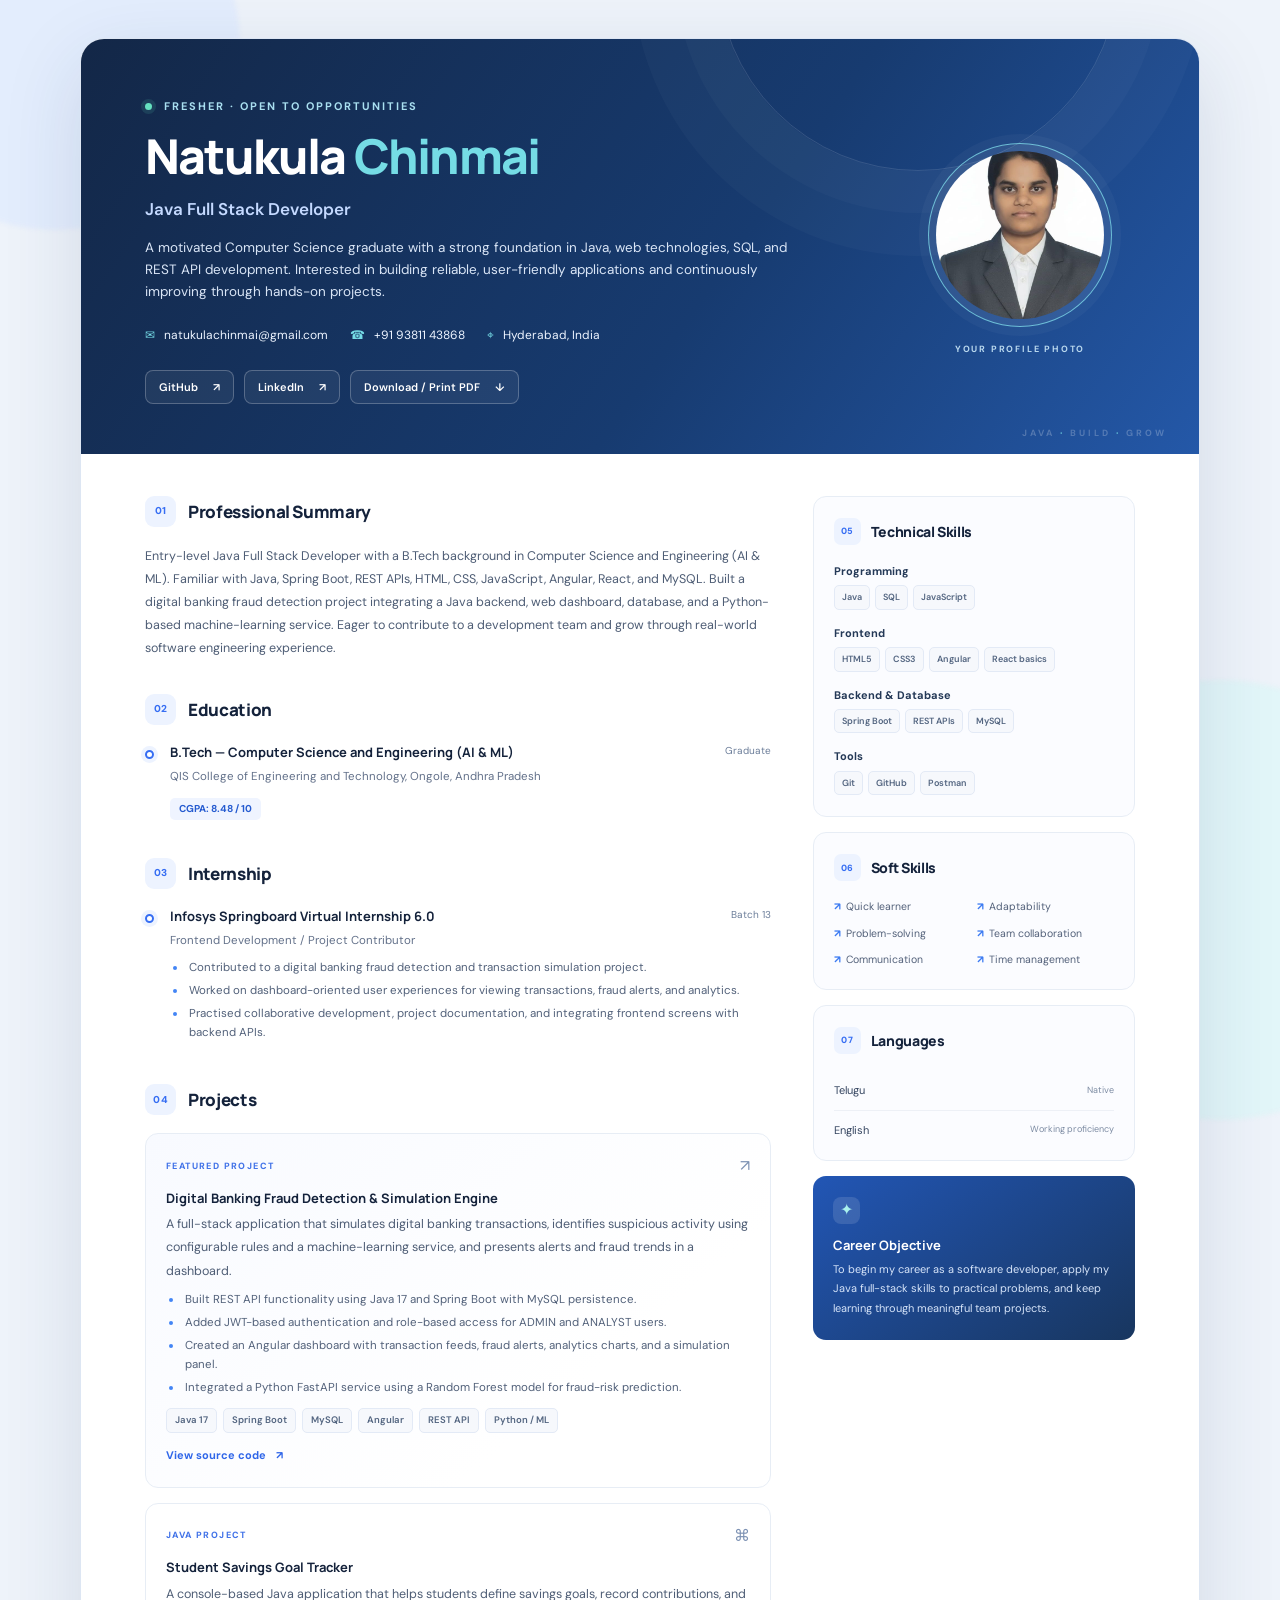
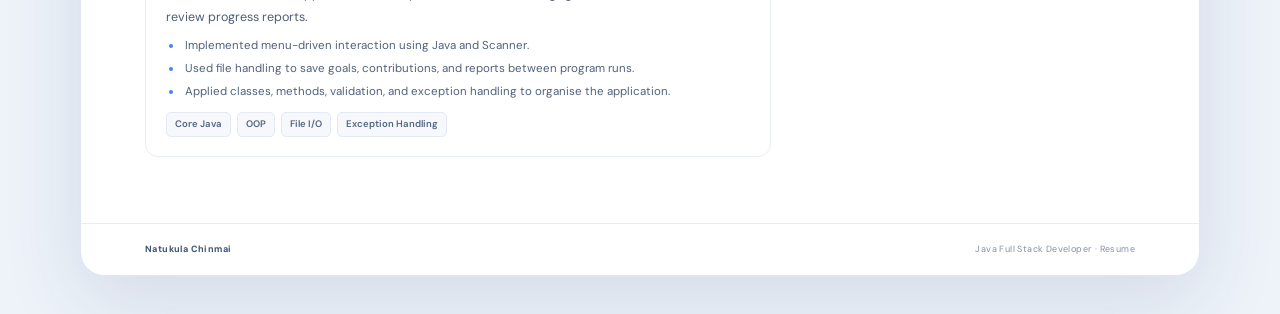
<file: chinmai_fresher_resume/index.html>
<!DOCTYPE html>
<html lang="en">
<head>
  <meta charset="UTF-8" />
  <meta name="viewport" content="width=device-width, initial-scale=1.0" />
  <meta name="description" content="Natukula Chinmai — Java Full Stack Developer fresher resume." />
  <title>Natukula Chinmai | Java Full Stack Developer</title>
  <link rel="preconnect" href="https://fonts.googleapis.com">
  <link rel="preconnect" href="https://fonts.gstatic.com" crossorigin>
  <link href="https://fonts.googleapis.com/css2?family=DM+Sans:wght@400;500;600;700&family=Manrope:wght@400;500;600;700;800&display=swap" rel="stylesheet">
  <link rel="stylesheet" href="style.css" />
</head>
<body>
  <div class="ambient ambient-one"></div>
  <div class="ambient ambient-two"></div>

  <main class="resume-shell">
    <header class="hero">
      <div class="hero-copy">
        <p class="eyebrow"><span class="status-dot"></span> FRESHER · OPEN TO OPPORTUNITIES</p>
        <h1>Natukula <span>Chinmai</span></h1>
        <p class="role">Java Full Stack Developer</p>
        <p class="intro">A motivated Computer Science graduate with a strong foundation in Java, web technologies, SQL, and REST API development. Interested in building reliable, user-friendly applications and continuously improving through hands-on projects.</p>
        <div class="contact-list">
          <a href="mailto:natukulachinmai@gmail.com"><span class="contact-icon">✉</span> natukulachinmai@gmail.com</a>
          <a href="tel:+919381143868"><span class="contact-icon">☎</span> +91 93811 43868</a>
          <span><span class="contact-icon">⌖</span> Hyderabad, India</span>
        </div>
        <div class="social-links">
          <a class="social-link" href="https://github.com/ChinmaiNatukula" target="_blank" rel="noopener noreferrer">GitHub <span>↗</span></a>
          <a class="social-link" href="https://www.linkedin.com/" target="_blank" rel="noopener noreferrer">LinkedIn <span>↗</span></a>
          <button class="print-button" onclick="window.print()" type="button">Download / Print PDF <span>↓</span></button>
        </div>
      </div>
      <div class="photo-wrap">
        <div class="photo-ring">
          <img src="assets/profile.jpeg" alt="Replace this placeholder with Chinmai's professional profile photo" />
        </div>
        <span class="photo-caption">YOUR PROFILE PHOTO</span>
      </div>
      <div class="hero-decoration">JAVA <span>·</span> BUILD <span>·</span> GROW</div>
    </header>

    <div class="content-grid">
      <div class="main-column">
        <section class="section reveal">
          <div class="section-heading"><span class="section-number">01</span><h2>Professional Summary</h2></div>
          <p class="body-copy">Entry-level Java Full Stack Developer with a B.Tech background in Computer Science and Engineering (AI &amp; ML). Familiar with Java, Spring Boot, REST APIs, HTML, CSS, JavaScript, Angular, React, and MySQL. Built a digital banking fraud detection project integrating a Java backend, web dashboard, database, and a Python-based machine-learning service. Eager to contribute to a development team and grow through real-world software engineering experience.</p>
        </section>

        <section class="section reveal">
          <div class="section-heading"><span class="section-number">02</span><h2>Education</h2></div>
          <div class="timeline-item">
            <div class="timeline-marker"></div>
            <div class="timeline-content">
              <div class="item-top"><h3>B.Tech — Computer Science and Engineering (AI &amp; ML)</h3><span class="date">Graduate</span></div>
              <p class="muted">QIS College of Engineering and Technology, Ongole, Andhra Pradesh</p>
              <p class="detail-chip">CGPA: 8.48 / 10</p>
            </div>
          </div>
        </section>

        <section class="section reveal">
          <div class="section-heading"><span class="section-number">03</span><h2>Internship</h2></div>
          <div class="timeline-item">
            <div class="timeline-marker"></div>
            <div class="timeline-content">
              <div class="item-top"><h3>Infosys Springboard Virtual Internship 6.0</h3><span class="date">Batch 13</span></div>
              <p class="muted">Frontend Development / Project Contributor</p>
              <ul class="clean-list">
                <li>Contributed to a digital banking fraud detection and transaction simulation project.</li>
                <li>Worked on dashboard-oriented user experiences for viewing transactions, fraud alerts, and analytics.</li>
                <li>Practised collaborative development, project documentation, and integrating frontend screens with backend APIs.</li>
              </ul>
            </div>
          </div>
        </section>

        <section class="section reveal">
          <div class="section-heading"><span class="section-number">04</span><h2>Projects</h2></div>
          <article class="project-card featured-project">
            <div class="project-topline"><span class="project-label">FEATURED PROJECT</span><span class="project-symbol">↗</span></div>
            <h3>Digital Banking Fraud Detection &amp; Simulation Engine</h3>
            <p class="body-copy">A full-stack application that simulates digital banking transactions, identifies suspicious activity using configurable rules and a machine-learning service, and presents alerts and fraud trends in a dashboard.</p>
            <ul class="clean-list">
              <li>Built REST API functionality using Java 17 and Spring Boot with MySQL persistence.</li>
              <li>Added JWT-based authentication and role-based access for ADMIN and ANALYST users.</li>
              <li>Created an Angular dashboard with transaction feeds, fraud alerts, analytics charts, and a simulation panel.</li>
              <li>Integrated a Python FastAPI service using a Random Forest model for fraud-risk prediction.</li>
            </ul>
            <div class="tag-list"><span>Java 17</span><span>Spring Boot</span><span>MySQL</span><span>Angular</span><span>REST API</span><span>Python / ML</span></div>
            <a class="project-link" href="https://github.com/ChinmaiNatukula/Fraud_Detection_System" target="_blank" rel="noopener noreferrer">View source code <span>↗</span></a>
          </article>
          <article class="project-card">
            <div class="project-topline"><span class="project-label">JAVA PROJECT</span><span class="project-symbol">⌘</span></div>
            <h3>Student Savings Goal Tracker</h3>
            <p class="body-copy">A console-based Java application that helps students define savings goals, record contributions, and review progress reports.</p>
            <ul class="clean-list">
              <li>Implemented menu-driven interaction using Java and Scanner.</li>
              <li>Used file handling to save goals, contributions, and reports between program runs.</li>
              <li>Applied classes, methods, validation, and exception handling to organise the application.</li>
            </ul>
            <div class="tag-list"><span>Core Java</span><span>OOP</span><span>File I/O</span><span>Exception Handling</span></div>
          </article>
        </section>
      </div>

      <aside class="side-column">
        <section class="side-card reveal">
          <div class="section-heading compact"><span class="section-number">05</span><h2>Technical Skills</h2></div>
          <div class="skill-group"><h3>Programming</h3><div class="tag-list"><span>Java</span><span>SQL</span><span>JavaScript</span></div></div>
          <div class="skill-group"><h3>Frontend</h3><div class="tag-list"><span>HTML5</span><span>CSS3</span><span>Angular</span><span>React basics</span></div></div>
          <div class="skill-group"><h3>Backend &amp; Database</h3><div class="tag-list"><span>Spring Boot</span><span>REST APIs</span><span>MySQL</span></div></div>
          <div class="skill-group"><h3>Tools</h3><div class="tag-list"><span>Git</span><span>GitHub</span><span>Postman</span></div></div>
        </section>

        <section class="side-card reveal">
          <div class="section-heading compact"><span class="section-number">06</span><h2>Soft Skills</h2></div>
          <ul class="soft-skills">
            <li><span>↗</span> Quick learner</li>
            <li><span>↗</span> Adaptability</li>
            <li><span>↗</span> Problem-solving</li>
            <li><span>↗</span> Team collaboration</li>
            <li><span>↗</span> Communication</li>
            <li><span>↗</span> Time management</li>
          </ul>
        </section>

        <section class="side-card reveal">
          <div class="section-heading compact"><span class="section-number">07</span><h2>Languages</h2></div>
          <div class="language-row"><span>Telugu</span><span class="language-level">Native</span></div>
          <div class="language-row"><span>English</span><span class="language-level">Working proficiency</span></div>
        </section>

        <section class="side-card note-card reveal">
          <span class="note-icon">✦</span>
          <h3>Career Objective</h3>
          <p>To begin my career as a software developer, apply my Java full-stack skills to practical problems, and keep learning through meaningful team projects.</p>
        </section>
      </aside>
    </div>

    <footer class="footer">
      <span>Natukula Chinmai</span>
      <span>Java Full Stack Developer · Resume</span>
    </footer>
  </main>
  <script>
    // Subtle reveal animation; content remains visible if JavaScript is disabled.
    const items = document.querySelectorAll('.reveal');
    if ('IntersectionObserver' in window) {
      const observer = new IntersectionObserver((entries) => {
        entries.forEach((entry) => {
          if (entry.isIntersecting) {
            entry.target.classList.add('is-visible');
            observer.unobserve(entry.target);
          }
        });
      }, { threshold: 0.08 });
      items.forEach((item) => observer.observe(item));
    } else {
      items.forEach((item) => item.classList.add('is-visible'));
    }
  </script>
</body>
</html>
</file>
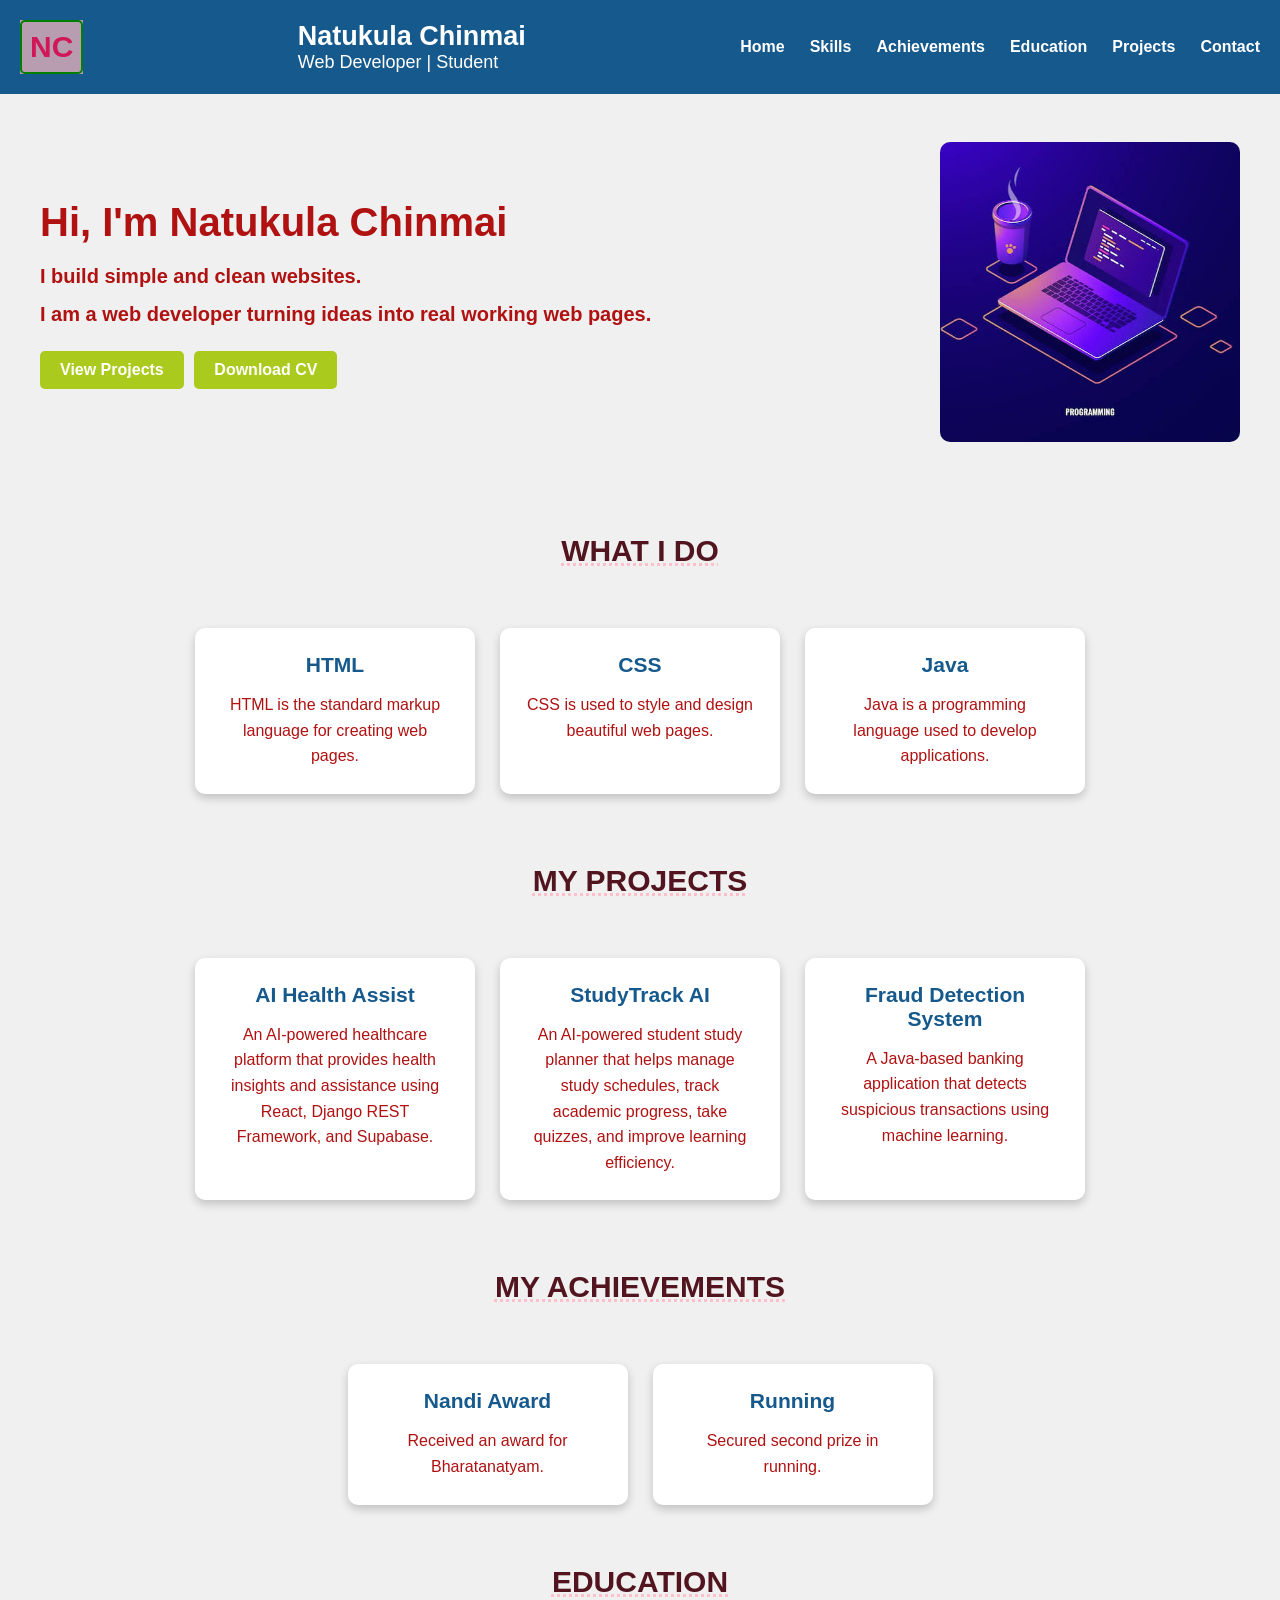
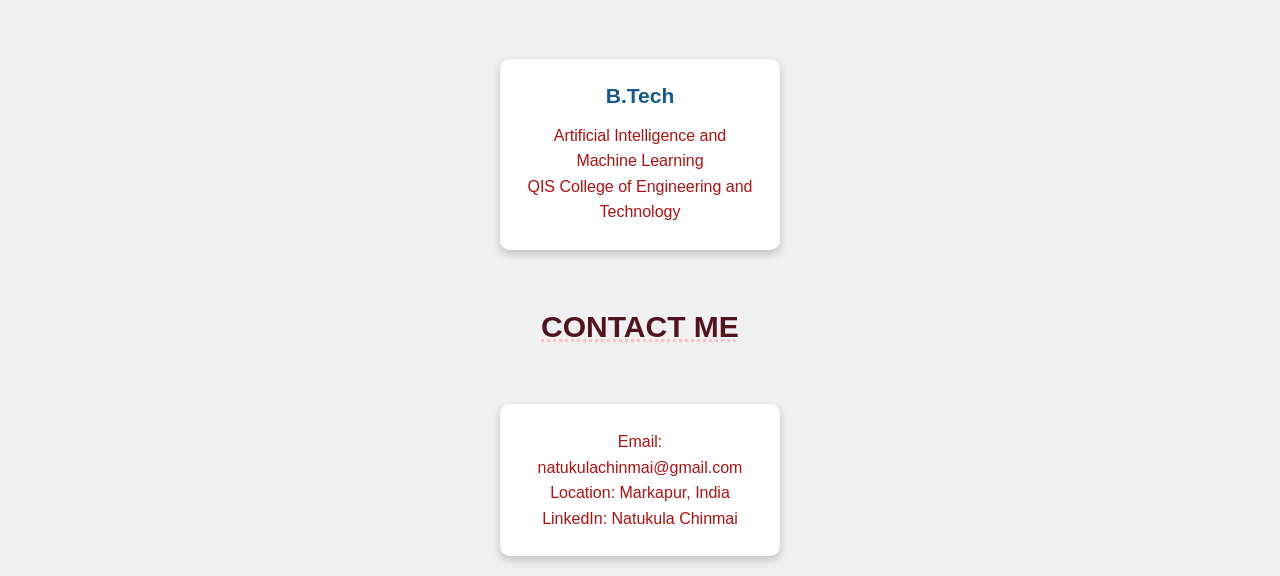
<file: webpage/index.html>
<!DOCTYPE html>
<html lang="en">

<head>
    <meta charset="UTF-8">
    <meta name="viewport" content="width=device-width, initial-scale=1.0">
    <title>Natukula Chinmai | Portfolio</title>
    <link rel="stylesheet" href="style.css">
</head>

<body>
    <div class="nav_bar">

        <div class="mylogo">
            <h1>NC</h1>
        </div>

        <div class="navbar-info">
            <h2>Natukula Chinmai</h2>
            <p>Web Developer | Student</p>
        </div>

        <div class="items">
            <a href="#home">Home</a>
            <a href="#skills">Skills</a>
            <a href="#achievements">Achievements</a>
            <a href="#education">Education</a>
            <a href="#projects">Projects</a>
            <a href="#contact">Contact</a>
        </div>

    </div>

    <div class="container" id="home">

        <div class="hero-content">
            <h1>Hi, I'm Natukula Chinmai</h1>

            <p>I build simple and clean websites.</p>

            <p>I am a web developer turning ideas into real working web pages.</p>

            <a href="#projects" class="btn">View Projects</a>

            <a href="resume.pdf" class="btn" download>Download CV</a>
        </div>

        <div class="image">
            <img src="images/image.jpg" alt="Natukula Chinmai">
        </div>

    </div>

    <section id="skills">

        <h2 class="section-title">WHAT I DO</h2>

        <div class="card-container">

            <div class="card">
                <h3>HTML</h3>
                <p>HTML is the standard markup language for creating web pages.</p>
            </div>

            <div class="card">
                <h3>CSS</h3>
                <p>CSS is used to style and design beautiful web pages.</p>
            </div>

            <div class="card">
                <h3>Java</h3>
                <p>Java is a programming language used to develop applications.</p>
            </div>

        </div>

    </section>
    <section class="projects" id="projects">

        <h2 class="section-title">MY PROJECTS</h2>

        <div class="card-container">

            <div class="card">
                <h3>AI Health Assist</h3>

                <p>
                    An AI-powered healthcare platform that provides
                    health insights and assistance using React,
                    Django REST Framework, and Supabase.
                </p>
            </div>

            <div class="card">
                <h3>StudyTrack AI</h3>

                <p>
                    An AI-powered student study planner that helps
                    manage study schedules, track academic progress,
                    take quizzes, and improve learning efficiency.
                </p>
            </div>

            <div class="card">
                <h3>Fraud Detection System</h3>

                <p>
                    A Java-based banking application that detects
                    suspicious transactions using machine learning.
                </p>
            </div>

        </div>

    </section>
    <section id="achievements">
        <h2 class="section-title">MY ACHIEVEMENTS</h2>

        <div class="card-container">
            <div class="card">
                <h3>Nandi Award</h3>
                <p>Received an award for Bharatanatyam.</p>
            </div>

            <div class="card">
                <h3>Running</h3>
                <p>Secured second prize in running.</p>
            </div>
        </div>
    </section>
    <section id="education">
        <h2 class="section-title">EDUCATION</h2>

        <div class="card-container">
            <div class="card">
                <h3>B.Tech</h3>
                <p>Artificial Intelligence and Machine Learning</p>
                <p>QIS College of Engineering and Technology</p>
            </div>
        </div>
    </section>
    <section id="contact">
        <h2 class="section-title">CONTACT ME</h2>

        <div class="card-container">
            <div class="card">
                <p>Email: natukulachinmai@gmail.com</p>
                <p>Location: Markapur, India</p>
                <p>LinkedIn: Natukula Chinmai</p>
            </div>
        </div>
    </section>

</body>
</html>
</file>
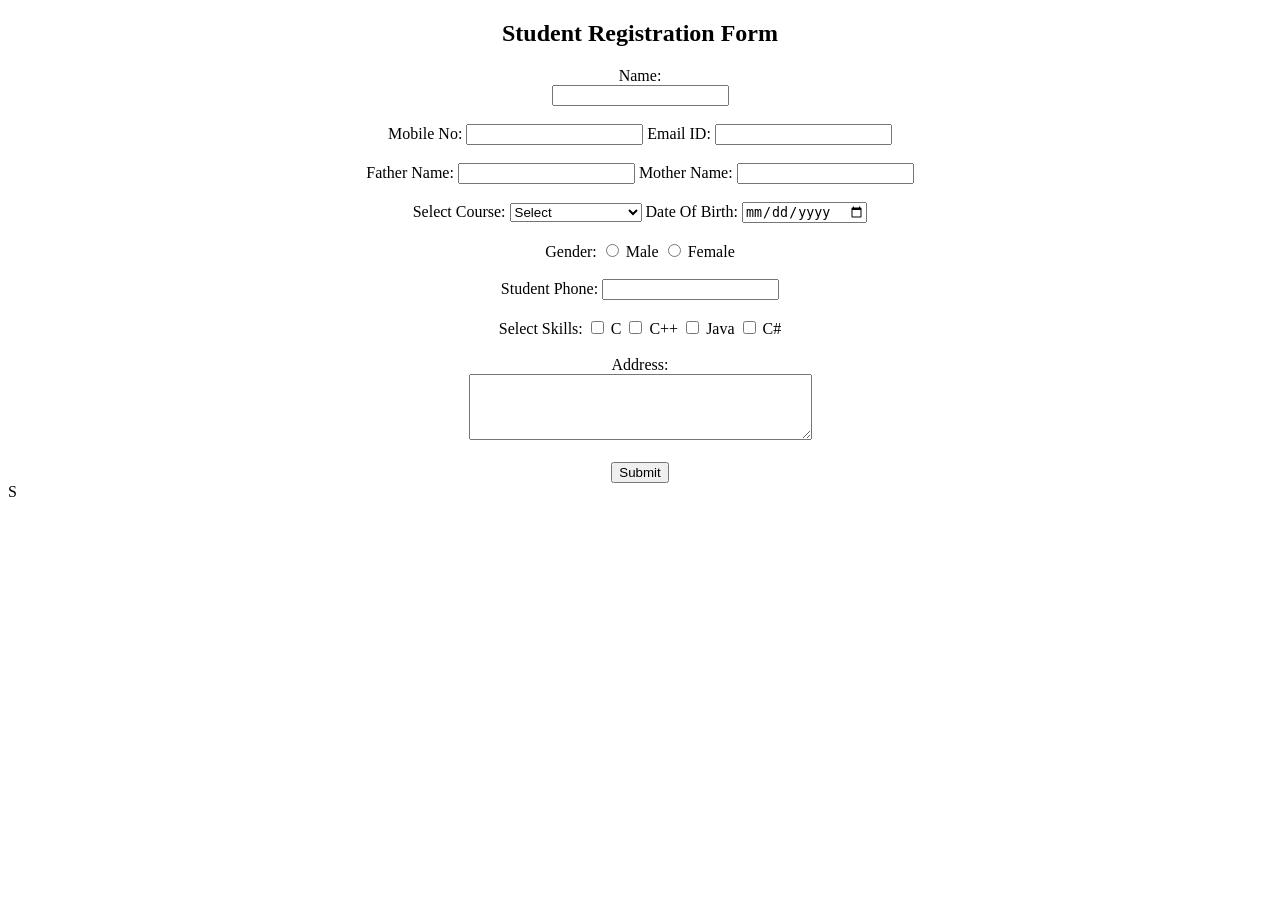
<file: registerform.html>
<!DOCTYPE html>
<html>
<head>
    <title>Student Registration Form</title>
</head>
<body>

<center>

<h2>Student Registration Form</h2>

<form>

    <label>Name:</label><br>
    <input type="text" name="name" required>
    <br><br>

    <label>Mobile No:</label>
    <input type="tel" name="mobile" required>

    <label>Email ID:</label>
    <input type="email" name="email" required>
    <br><br>

    <label>Father Name:</label>
    <input type="text" name="father">

    <label>Mother Name:</label>
    <input type="text" name="mother">
    <br><br>

    <label>Select Course:</label>
    <select name="course">
        <option>Select</option>
        <option>Java Full Stack</option>
        <option>Python Full Stack</option>
        <option>Web Development</option>
        <option>Data Science</option>
    </select>

    <label>Date Of Birth:</label>
    <input type="date" name="dob">
    <br><br>

    <label>Gender:</label>

    <input type="radio" name="gender" value="Male">
    Male

    <input type="radio" name="gender" value="Female">
    Female

    <br><br>

    <label>Student Phone:</label>
    <input type="tel" name="studentphone">
    <br><br>

    <label>Select Skills:</label>

    <input type="checkbox" name="skills" value="C"> C

    <input type="checkbox" name="skills" value="C++"> C++

    <input type="checkbox" name="skills" value="Java"> Java

    <input type="checkbox" name="skills" value="C#"> C#

    <br><br>

    <label>Address:</label><br>

    <textarea name="address" rows="4" cols="40"></textarea>

    <br><br>

    <input type="submit" value="Submit">

</form>

</center>

</body>
</html>
S
</file>
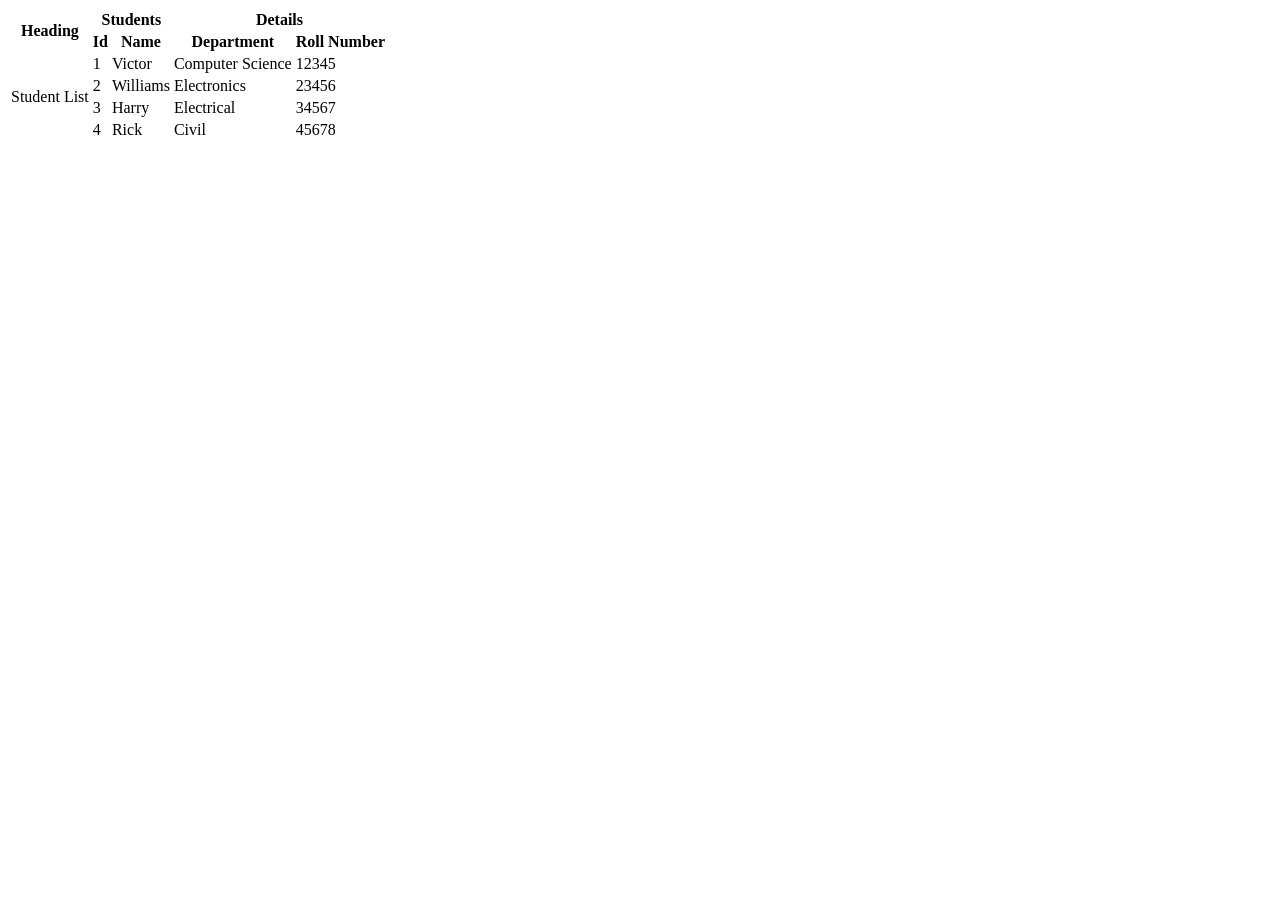
<file: table2.html>
<!DOCTYPE html>
<html lang="en">
<head>
    <meta charset="UTF-8">
    <meta name="viewport" content="width=device-width, initial-scale=1.0">
    <title>Document</title>
</head>
<body>
    <table>
        <tr>
            <th rowspan="2">Heading</th>
            <th colspan="2">Students</th>
            <th colspan="2">Details</th>
        </tr>

        <tr>
            <th>Id</th>
            <th>Name</th>
            <th>Department</th>
            <th>Roll Number</th>
        </tr>

        <tr>
            <td rowspan="4">Student List</td>
            <td>1</td>
            <td>Victor</td>
            <td>Computer Science</td>
            <td>12345</td>
        </tr>

        <tr>
            <td>2</td>
            <td>Williams</td>
            <td>Electronics</td>
            <td>23456</td>
        </tr>

        <tr>
            <td>3</td>
            <td>Harry</td>
            <td>Electrical</td>
            <td>34567</td>
        </tr>

        <tr>
            <td>4</td>
            <td>Rick</td>
            <td>Civil</td>
            <td>45678</td>
        </tr>
    </table>

</body>
</html>
    
</body>
</html>
</file>
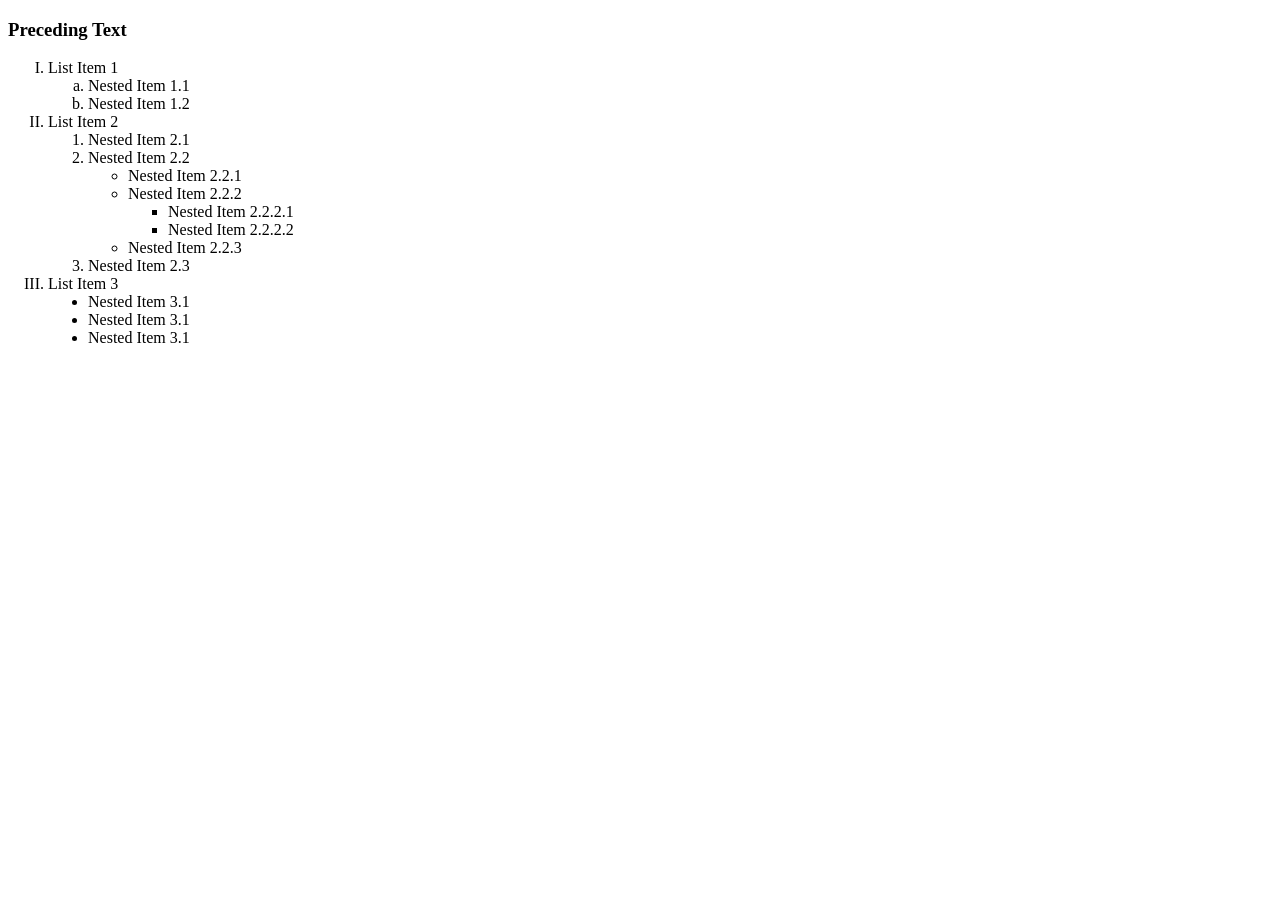
<file: tableform.html>
<!DOCTYPE html>
<html>
<head>
    <title>Nested Lists</title>
</head>
<body>

<h3>Preceding Text</h3>

<ol type="I">
    <li>List Item 1
        <ol type="a">
            <li>Nested Item 1.1</li>
            <li>Nested Item 1.2</li>
        </ol>
    </li>

    <li>List Item 2
        <ol>
            <li>Nested Item 2.1</li>
            <li>Nested Item 2.2
                <ul type="circle">
                    <li>Nested Item 2.2.1</li>
                    <li>Nested Item 2.2.2
                        <ul type="square">
                            <li>Nested Item 2.2.2.1</li>
                            <li>Nested Item 2.2.2.2</li>
                        </ul>
                    </li>
                    <li>Nested Item 2.2.3</li>
                </ul>
            </li>
            <li>Nested Item 2.3</li>
        </ol>
    </li>

    <li>List Item 3
        <ul type="disc">
            <li>Nested Item 3.1</li>
            <li>Nested Item 3.1</li>
            <li>Nested Item 3.1</li>
        </ul>
    </li>
</ol>

</body>
</html>
</file>
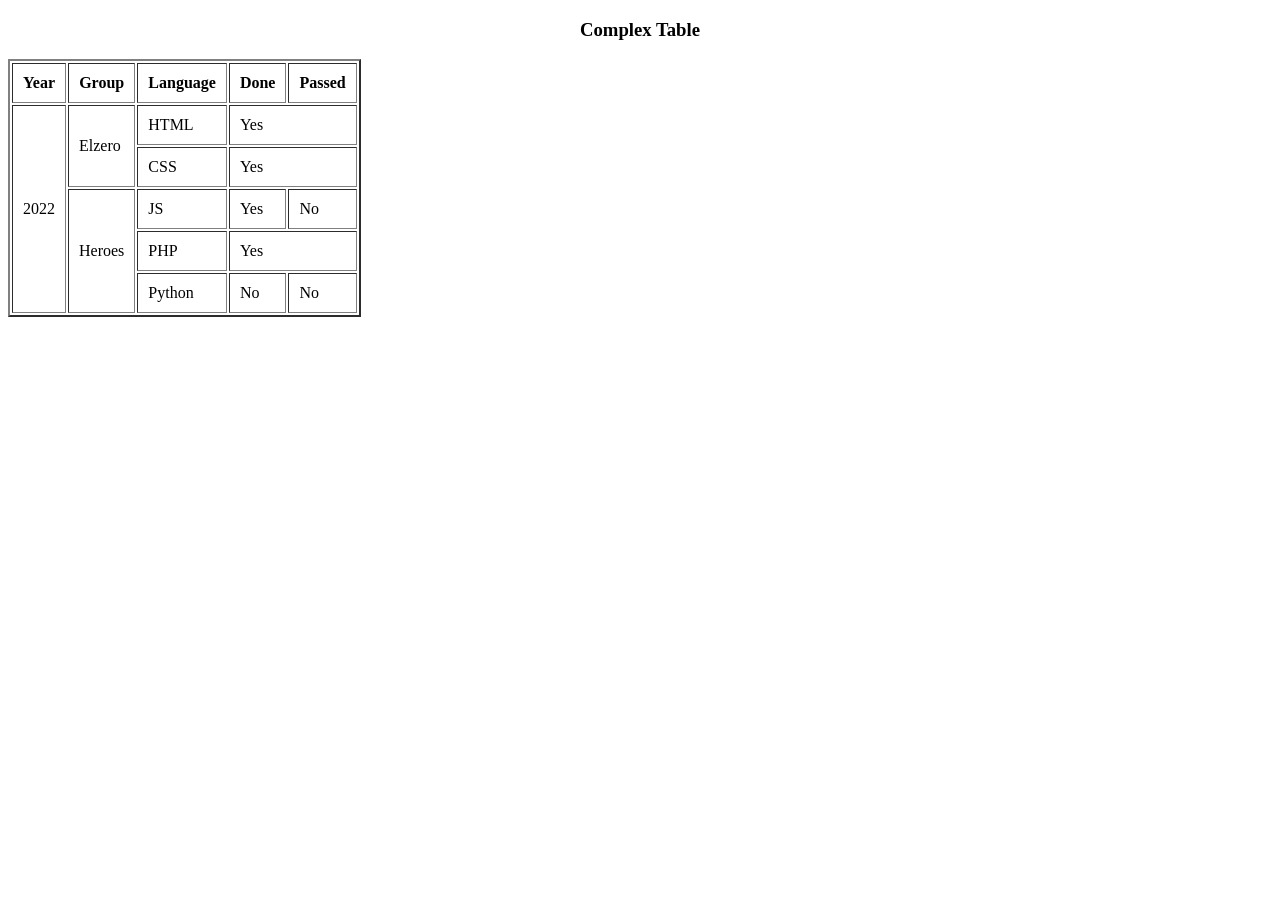
<file: tableform2.html>
<!DOCTYPE html>
<html>
<head>
    <title>Complex Table</title>
</head>
<body>

<h3 align="center">Complex Table</h3>

<table border="2" cellpadding="10" cellspacing="2">
    <tr>
        <th>Year</th>
        <th>Group</th>
        <th>Language</th>
        <th>Done</th>
        <th>Passed</th>
    </tr>

    <tr>
        <td rowspan="5">2022</td>
        <td rowspan="2">Elzero</td>
        <td>HTML</td>
        <td colspan="2">Yes</td>
    </tr>

    <tr>
        <td>CSS</td>
        <td colspan="2">Yes</td>
    </tr>

    <tr>
        <td rowspan="3">Heroes</td>
        <td>JS</td>
        <td>Yes</td>
        <td>No</td>
    </tr>

    <tr>
        <td>PHP</td>
        <td colspan="2">Yes</td>
    </tr>

    <tr>
        <td>Python</td>
        <td>No</td>
        <td>No</td>
    </tr>

</table>

</body>
</html>
</file>
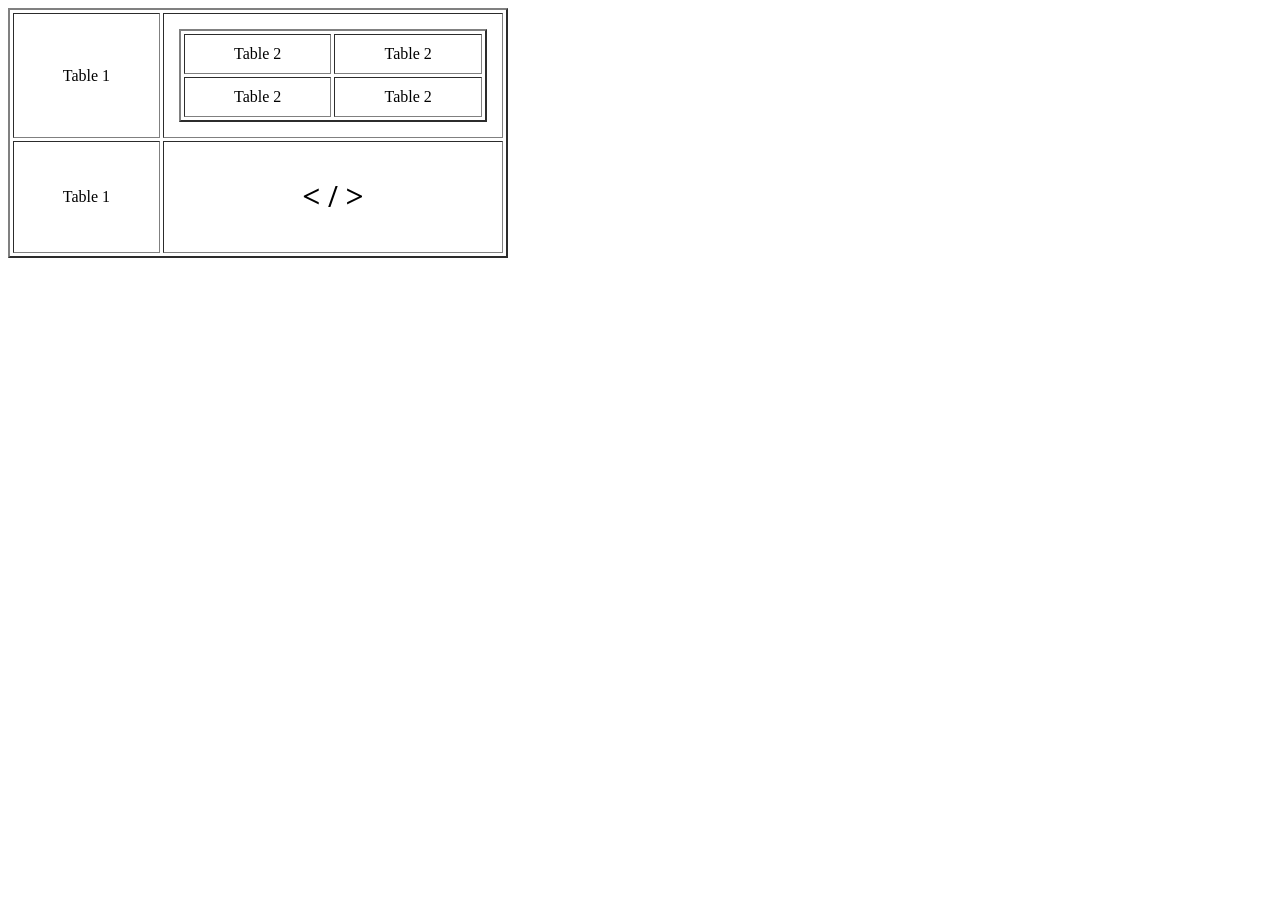
<file: tableform3.html>
<!DOCTYPE html>
<html>
<head>
    <title>Nested Table</title>
</head>
<body>

<table border="2" cellpadding="15" cellspacing="3" width="500">

    <tr>
        <td align="center">Table 1</td>

        <td>
            <table border="2" cellpadding="10" cellspacing="3" width="100%">
                <tr>
                    <td align="center">Table 2</td>
                    <td align="center">Table 2</td>
                </tr>

                <tr>
                    <td align="center">Table 2</td>
                    <td align="center">Table 2</td>
                </tr>
            </table>
        </td>
    </tr>

    <tr>
        <td align="center">Table 1</td>

        <td align="center">
            <h1>&lt; / &gt;</h1>
        </td>
    </tr>

</table>

</body>
</html>
</file>
<file: chinmai_fresher_resume/style.css>
@import url('https://fonts.googleapis.com/css2?family=DM+Sans:wght@400;500;600;700&family=Manrope:wght@400;500;600;700;800&display=swap');

:root {
  --ink: #14223b;
  --muted: #63718a;
  --blue: #356df3;
  --cyan: #46c9d8;
  --line: #e7edf5;
  --paper: #ffffff;
  --soft: #f5f8fd;
}
* { box-sizing: border-box; }
html { scroll-behavior: smooth; }
body {
  margin: 0;
  padding: 38px 18px;
  color: var(--ink);
  font-family: 'DM Sans', sans-serif;
  background: #eef3fa;
  line-height: 1.65;
  overflow-x: hidden;
}
.ambient { position: fixed; border-radius: 50%; filter: blur(2px); opacity: .55; pointer-events: none; z-index: -1; }
.ambient-one { width: 370px; height: 370px; background: #dbe8ff; top: -140px; left: -130px; }
.ambient-two { width: 440px; height: 440px; background: #d9f7f7; bottom: -220px; right: -160px; }
.resume-shell {
  width: min(1120px, 100%); margin: 0 auto; background: var(--paper);
  border: 1px solid rgba(218, 228, 242, .9); border-radius: 24px; overflow: hidden;
  box-shadow: 0 24px 80px rgba(30, 52, 91, .13);
  animation: shell-in .7s ease both;
}
.hero {
  position: relative; display: grid; grid-template-columns: minmax(0, 1fr) 230px;
  gap: 34px; padding: 58px 64px 50px; color: white; overflow: hidden;
  background: linear-gradient(125deg, #132747 0%, #173b70 57%, #2458a8 100%);
}
.hero::after {
  content: ""; position: absolute; width: 400px; height: 400px; border: 1px solid rgba(255,255,255,.13);
  border-radius: 50%; right: 80px; top: -270px; box-shadow: 0 0 0 42px rgba(255,255,255,.025), 0 0 0 85px rgba(255,255,255,.025);
}
.hero-copy, .photo-wrap { position: relative; z-index: 1; }
.eyebrow { margin: 0 0 14px; color: #a9dff0; font-size: 11px; font-weight: 700; letter-spacing: 2px; }
.status-dot { display: inline-block; width: 7px; height: 7px; margin-right: 7px; border-radius: 50%; background: #65e0bf; box-shadow: 0 0 0 4px rgba(101,224,191,.12); }
h1, h2, h3, p { margin-top: 0; }
h1 { margin-bottom: 4px; font: 800 clamp(32px, 4vw, 48px)/1.12 'Manrope', sans-serif; letter-spacing: -1.8px; }
h1 span { color: #75dce5; }
.role { margin: 12px 0 14px; color: #c4d9ff; font-size: 17px; font-weight: 600; }
.intro { max-width: 660px; margin-bottom: 22px; color: #d9e5f6; font-size: 13.5px; }
.contact-list { display: flex; flex-wrap: wrap; gap: 10px 22px; color: #edf4ff; font-size: 12px; }
.contact-list a { color: inherit; text-decoration: none; }
.contact-list a:hover { color: #75dce5; }
.contact-icon { margin-right: 6px; color: #76dce7; }
.social-links { display: flex; align-items: center; flex-wrap: wrap; gap: 10px; margin-top: 24px; }
.social-link, .print-button { display: inline-flex; gap: 15px; align-items: center; padding: 9px 13px; border: 1px solid rgba(255,255,255,.24); border-radius: 8px; color: white; background: rgba(255,255,255,.06); font: 600 11px 'DM Sans', sans-serif; text-decoration: none; transition: transform .2s, background .2s, border-color .2s; }
.social-link:hover, .print-button:hover { transform: translateY(-2px); background: rgba(255,255,255,.15); border-color: #75dce5; }
.print-button { cursor: pointer; }
.photo-wrap { align-self: center; justify-self: center; text-align: center; }
.photo-ring { width: 184px; height: 184px; padding: 7px; border: 1px solid rgba(130,225,237,.75); border-radius: 50%; background: rgba(255,255,255,.09); box-shadow: 0 0 0 9px rgba(255,255,255,.035); transition: transform .35s; }
.photo-ring:hover { transform: rotate(3deg) scale(1.025); }
.photo-ring img { width: 100%; height: 100%; display: block; border-radius: 50%; object-fit: cover; background: #e9f3ff; }
.photo-caption { display: block; margin-top: 15px; color: #b9d8ee; font-size: 9px; font-weight: 700; letter-spacing: 1.8px; }
.hero-decoration { position: absolute; right: 32px; bottom: 13px; color: rgba(255,255,255,.23); font-size: 9px; font-weight: 700; letter-spacing: 3px; }
.hero-decoration span { color: #75dce5; }
.content-grid { display: grid; grid-template-columns: minmax(0, 1.65fr) minmax(250px, .85fr); gap: 42px; padding: 42px 64px 32px; }
.section { margin-bottom: 34px; }
.section-heading { display: flex; align-items: center; gap: 12px; margin-bottom: 18px; }
.section-number { display: inline-grid; place-items: center; flex: 0 0 31px; height: 31px; border-radius: 9px; color: var(--blue); background: #edf3ff; font-size: 10px; font-weight: 800; letter-spacing: .5px; }
.section-heading h2 { margin: 0; font: 800 17px 'Manrope', sans-serif; letter-spacing: -.35px; }
.body-copy { color: #4e5d75; font-size: 12.5px; line-height: 1.85; }
.timeline-item { display: grid; grid-template-columns: 12px 1fr; gap: 13px; }
.timeline-marker { width: 9px; height: 9px; margin-top: 7px; border: 2px solid var(--blue); border-radius: 50%; box-shadow: 0 0 0 4px #edf3ff; }
.timeline-content { padding-bottom: 4px; }
.item-top { display: flex; justify-content: space-between; gap: 10px; align-items: flex-start; }
.item-top h3, .project-card h3 { margin-bottom: 5px; font: 700 13px/1.5 'Manrope', sans-serif; }
.date { white-space: nowrap; color: #6b7d99; font-size: 10px; }
.muted { margin-bottom: 7px; color: var(--muted); font-size: 11.5px; }
.detail-chip { display: inline-block; margin: 2px 0 0; padding: 3px 9px; border-radius: 5px; color: #255bd0; background: #eff4ff; font-size: 10px; font-weight: 700; }
.clean-list { margin: 8px 0 0; padding-left: 17px; color: #52617a; font-size: 11.5px; }
.clean-list li { padding-left: 2px; margin: 4px 0; }
.clean-list li::marker { color: #4385f5; }
.project-card { margin: 0 0 15px; padding: 19px 20px; border: 1px solid var(--line); border-radius: 13px; background: #fff; transition: transform .25s, box-shadow .25s, border-color .25s; }
.project-card:hover { transform: translateY(-3px); border-color: #c8d8fb; box-shadow: 0 12px 28px rgba(35, 74, 143, .08); }
.featured-project { background: linear-gradient(140deg, #f8faff, #fff 70%); }
.project-topline { display: flex; align-items: center; justify-content: space-between; margin-bottom: 9px; }
.project-label { color: #4273e8; font-size: 9px; font-weight: 800; letter-spacing: 1.4px; }
.project-symbol { color: #7c91b3; font-size: 16px; }
.project-card .body-copy { margin-bottom: 8px; }
.tag-list { display: flex; flex-wrap: wrap; gap: 6px; margin-top: 10px; }
.tag-list span { display: inline-block; padding: 4px 8px; border: 1px solid #e3eaf6; border-radius: 5px; color: #536580; background: #f6f8fc; font-size: 9.5px; font-weight: 600; }
.project-link { display: inline-flex; gap: 10px; margin-top: 13px; color: #2f66e9; font-size: 11px; font-weight: 700; text-decoration: none; }
.project-link:hover { text-decoration: underline; }
.side-column { display: flex; flex-direction: column; gap: 15px; }
.side-card { padding: 21px 20px; border: 1px solid var(--line); border-radius: 13px; background: #fbfcff; }
.section-heading.compact { gap: 10px; margin-bottom: 17px; }
.section-heading.compact .section-number { flex-basis: 27px; height: 27px; border-radius: 7px; font-size: 9px; }
.section-heading.compact h2 { font-size: 14px; }
.skill-group { margin-top: 14px; }
.skill-group h3 { margin-bottom: 5px; color: #243957; font-size: 11px; font-weight: 700; }
.skill-group .tag-list { margin-top: 0; gap: 5px; }
.skill-group .tag-list span { padding: 4px 7px; font-size: 9px; }
.soft-skills { display: grid; grid-template-columns: 1fr 1fr; gap: 9px 7px; margin: 0; padding: 0; list-style: none; color: #53617a; font-size: 10.5px; }
.soft-skills li { display: flex; gap: 5px; align-items: center; }
.soft-skills li span { color: #3c7bf2; font-weight: 800; }
.language-row { display: flex; justify-content: space-between; align-items: center; gap: 8px; padding: 10px 0; border-bottom: 1px solid #edf0f6; color: #34445f; font-size: 11px; }
.language-row:last-child { border-bottom: 0; padding-bottom: 0; }
.language-level { color: #7c8ba2; font-size: 9px; text-align: right; }
.note-card { color: white; border: 0; background: linear-gradient(145deg, #2256b5, #18365f); }
.note-icon { display: inline-grid; place-items: center; width: 27px; height: 27px; margin-bottom: 12px; border-radius: 8px; color: #a9f1ed; background: rgba(255,255,255,.12); }
.note-card h3 { margin-bottom: 6px; font: 700 13px 'Manrope', sans-serif; }
.note-card p { margin: 0; color: #d6e4f9; font-size: 11px; line-height: 1.8; }
.footer { display: flex; justify-content: space-between; gap: 12px; padding: 18px 64px; border-top: 1px solid var(--line); color: #8491a5; font-size: 9px; letter-spacing: .4px; }
.footer span:first-child { color: #3e5273; font-weight: 700; }
.reveal { opacity: 1; transform: none; }
.reveal.is-visible { animation: rise-in .55s ease both; }
@keyframes rise-in { from { opacity: 0; transform: translateY(12px); } to { opacity: 1; transform: translateY(0); } }
@keyframes shell-in { from { opacity: 0; transform: translateY(12px); } to { opacity: 1; transform: translateY(0); } }

@media (max-width: 820px) {
  body { padding: 16px 10px; }
  .hero { padding: 42px 32px 38px; grid-template-columns: minmax(0, 1fr) 160px; gap: 20px; }
  .photo-ring { width: 145px; height: 145px; }
  .content-grid { padding: 32px; gap: 25px; grid-template-columns: minmax(0, 1.4fr) minmax(220px, .8fr); }
  .footer { padding: 16px 32px; }
}
@media (max-width: 620px) {
  body { padding: 0; background: white; }
  .resume-shell { border: 0; border-radius: 0; box-shadow: none; }
  .hero { display: flex; flex-direction: column-reverse; align-items: flex-start; padding: 35px 23px 38px; gap: 25px; }
  .photo-wrap { align-self: flex-start; display: flex; align-items: center; gap: 13px; }
  .photo-ring { width: 94px; height: 94px; padding: 4px; }
  .photo-caption { max-width: 90px; margin: 0; line-height: 1.7; text-align: left; }
  h1 { font-size: 35px; }
  .intro { font-size: 12.5px; }
  .contact-list { flex-direction: column; gap: 7px; }
  .hero-decoration { right: 17px; bottom: 10px; font-size: 8px; }
  .content-grid { grid-template-columns: 1fr; padding: 30px 23px 24px; gap: 0; }
  .side-column { margin-top: 2px; }
  .side-card { padding: 19px; }
  .footer { padding: 17px 23px; flex-direction: column; gap: 3px; }
  .item-top { flex-direction: column; gap: 2px; }
  .date { white-space: normal; }
}
@media print {
  @page { size: A4; margin: 8mm; }
  body { padding: 0; background: white; -webkit-print-color-adjust: exact; print-color-adjust: exact; }
  .ambient, .print-button { display: none !important; }
  .resume-shell { width: 100%; border: 0; border-radius: 0; box-shadow: none; animation: none; }
  .hero { padding: 28px 34px 25px; grid-template-columns: minmax(0, 1fr) 155px; gap: 20px; }
  .photo-ring { width: 125px; height: 125px; }
  .content-grid { padding: 24px 34px 15px; gap: 25px; }
  .section { margin-bottom: 20px; }
  .side-column { gap: 10px; }
  .side-card { padding: 14px; break-inside: avoid; }
  .project-card { padding: 13px 15px; margin-bottom: 10px; break-inside: avoid; }
  .footer { padding: 12px 34px; }
  .reveal, .reveal.is-visible { opacity: 1; transform: none; animation: none; }
  a { color: inherit; }
}
</file>
<file: webpage/style.css>
* {
    margin: 0;
    padding: 0;
    box-sizing: border-box;
}

body {
    background-color: #f0f0f0;
    font-family: Arial, Helvetica, sans-serif;
    font-size: 18px;
    color: #b01111;
}


.nav_bar {
    display: flex;
    justify-content: space-between;
    align-items: center;
    background-color: rgb(22, 89, 140);
    color: white;
    padding: 20px;
}

.mylogo {
    display: flex;
    align-items: center;
    background-color: #b89db0;
}

.mylogo h1 {
    font-size: 30px;
    color: rgb(208, 24, 88);
    border: 2px solid green;
    padding: 8px;
    border-radius: 5px;
}
.navbar-info {
    text-align: left;
}

.navbar-info h2 {
}

.items {
    display: flex;
    justify-content: space-around;
    gap: 25px;
}

.items a {
    text-decoration: none;
    color: white;
    font-size: 16px;
    font-weight: bold;
}

.items a:hover {
    color: #aaca1e;
    text-decoration: underline;
}

.container {
    display: flex;
    justify-content: space-between;
    align-items: center;
    padding: 40px;
    min-height: 400px;
}

.hero-content {
    width: 55%;
    font-size: 20px;
    font-weight: bold;
    text-align: left;
}

.hero-content h1 {
    margin-bottom: 20px;
}

.hero-content p {
    margin-bottom: 15px;
}
.image {
    width: 40%;
    text-align: right;
}

.image img {
    width: 300px;
    height: 300px;
    object-fit: cover;
    border-radius: 10px;
}

.btn {
    display: inline-block;
    background-color: #aaca1e;
    color: white;
    text-decoration: none;
    padding: 10px 20px;
    font-size: 16px;
    border-radius: 5px;
    margin: 10px 5px 0 0;
}

.btn:hover {
    background-color: #7d9914;
}

.section-title {
    text-align: center;
    color: rgb(82, 21, 31);
    font-size: 30px;
    text-decoration: underline dotted pink;
    margin: 40px 0;
}
.card-container {
    display: flex;
    justify-content: center;
    gap: 25px;
    flex-wrap: wrap;
    padding: 20px;
}

.card {
    width: 280px;
    background-color: white;
    padding: 25px;
    border-radius: 10px;
    text-align: center;
    box-shadow: 0 4px 10px rgba(0,0,0,0.2);
    transition: 0.3s;
}

.card h3 {
    color: #16598c;
    margin-bottom: 15px;
}

.card p {
    font-size: 16px;
    line-height: 1.6;
}

.card:hover {
    transform: translateY(-8px);
    box-shadow: 0 8px 15px rgba(0,0,0,0.3);
}

.projects {
    margin-top: 50px;
    margin-bottom: 50px;
}

@media (max-width: 768px) {

    .nav_bar {
        flex-direction: column;
        gap: 20px;
    }

    .items {
        flex-wrap: wrap;
        justify-content: center;
    }

    .container {
        flex-direction: column;
        gap: 30px;
    }

    .hero-content,
    .image {
        width: 100%;
        text-align: center;
    }

    .image img {
        max-width: 100%;
    }

    .card {
        width: 100%;
        max-width: 350px;
    }
}
</file>
